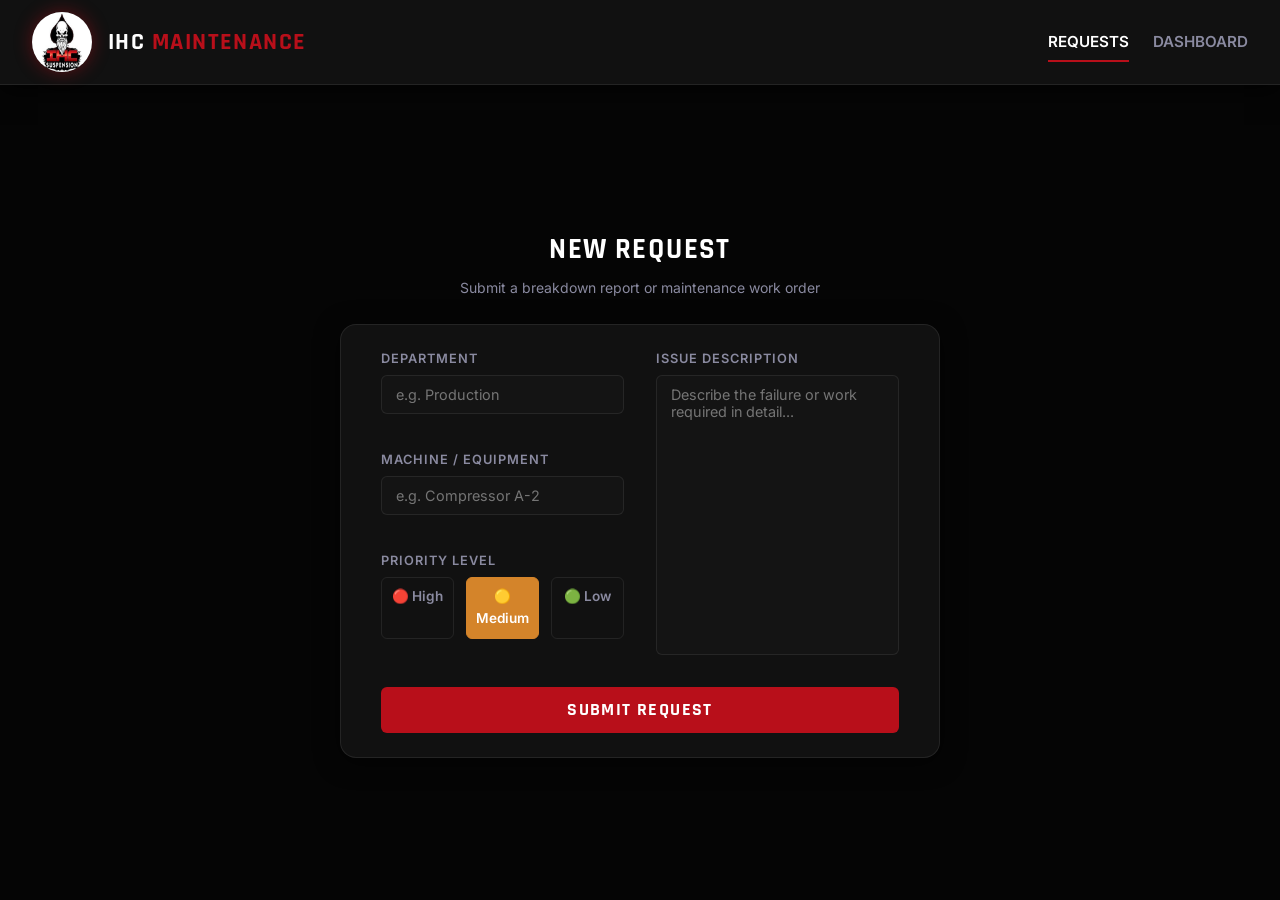
<file: index.html>
<!DOCTYPE html>
<html lang="en">
<head>
  <meta charset="UTF-8">
  <meta name="viewport" content="width=device-width, initial-scale=1.0">
  <title>IHC – Maintenance Request</title>
  <meta name="description" content="IHC Maintenance Request System">
  <link rel="icon" href="icons/icon-192.png">
  <link rel="apple-touch-icon" href="icons/icon-192.png">
  <link rel="manifest" href="manifest.json?v=2">
  <meta name="theme-color" content="#0d0d14">
  <link rel="stylesheet" href="css/styles.css?v=17">
</head>
<body class="screen-fit">

  <header class="app-header">
    <a href="index.html" class="header-brand">
      <div class="header-logo"></div>
      <span class="header-name">IHC <span>MAINTENANCE</span></span>
    </a>
    <nav class="header-nav">
      <a href="index.html" class="nav-link active">REQUESTS</a>
      <a href="maintenance.html" class="nav-link">DASHBOARD</a>
    </nav>
  </header>

  <main class="page-container compact-container">
    <div class="page-header">
      <h1 class="page-title">New Request</h1>
      <p class="page-subtitle">Submit a breakdown report or maintenance work order</p>
    </div>

    <div class="form-card compact-card">
      <form id="requestForm" autocomplete="off">

        <div class="form-grid-compact">
          
          <div class="col-left">
            <div class="form-group">
              <label class="form-label" for="department">Department</label>
              <input class="form-input" id="department" name="department" placeholder="e.g. Production" required type="text">
            </div>

            <div class="form-group">
              <label class="form-label" for="machine">Machine / Equipment</label>
              <input class="form-input" id="machine" name="machine" placeholder="e.g. Compressor A-2" required type="text">
            </div>

            <div class="form-group">
              <label class="form-label">Priority Level</label>
              <div class="urgency-group">
                <input class="urgency-opt" type="radio" id="pri-high" name="priority" value="High">
                <label class="urgency-label" for="pri-high">🔴 High</label>

                <input class="urgency-opt" type="radio" id="pri-medium" name="priority" value="Medium" checked>
                <label class="urgency-label" for="pri-medium">🟡 Medium</label>

                <input class="urgency-opt" type="radio" id="pri-low" name="priority" value="Low">
                <label class="urgency-label" for="pri-low">🟢 Low</label>
              </div>
            </div>
          </div>

          <div class="col-right">
            <div class="form-group issue-group">
              <label class="form-label" for="issue">Issue Description</label>
              <textarea class="form-textarea issue-textarea" id="issue" name="issue" placeholder="Describe the failure or work required in detail..." required></textarea>
            </div>
          </div>

        </div><button class="btn-primary btn-compact" type="submit">Submit Request</button>

        <div id="statusArea" class="status-area"></div>

      </form>
    </div>
  </main>

  <script src="js/config.js?v=3"></script>
  <script src="js/app.js?v=3"></script>
  <script>
    if ("serviceWorker" in navigator) {
      window.addEventListener("load", () => {
        navigator.serviceWorker.register("./sw.js").catch(err => console.log("SW Error: ", err));
      });
    }
  </script>
</body>
  
</html>
</file>
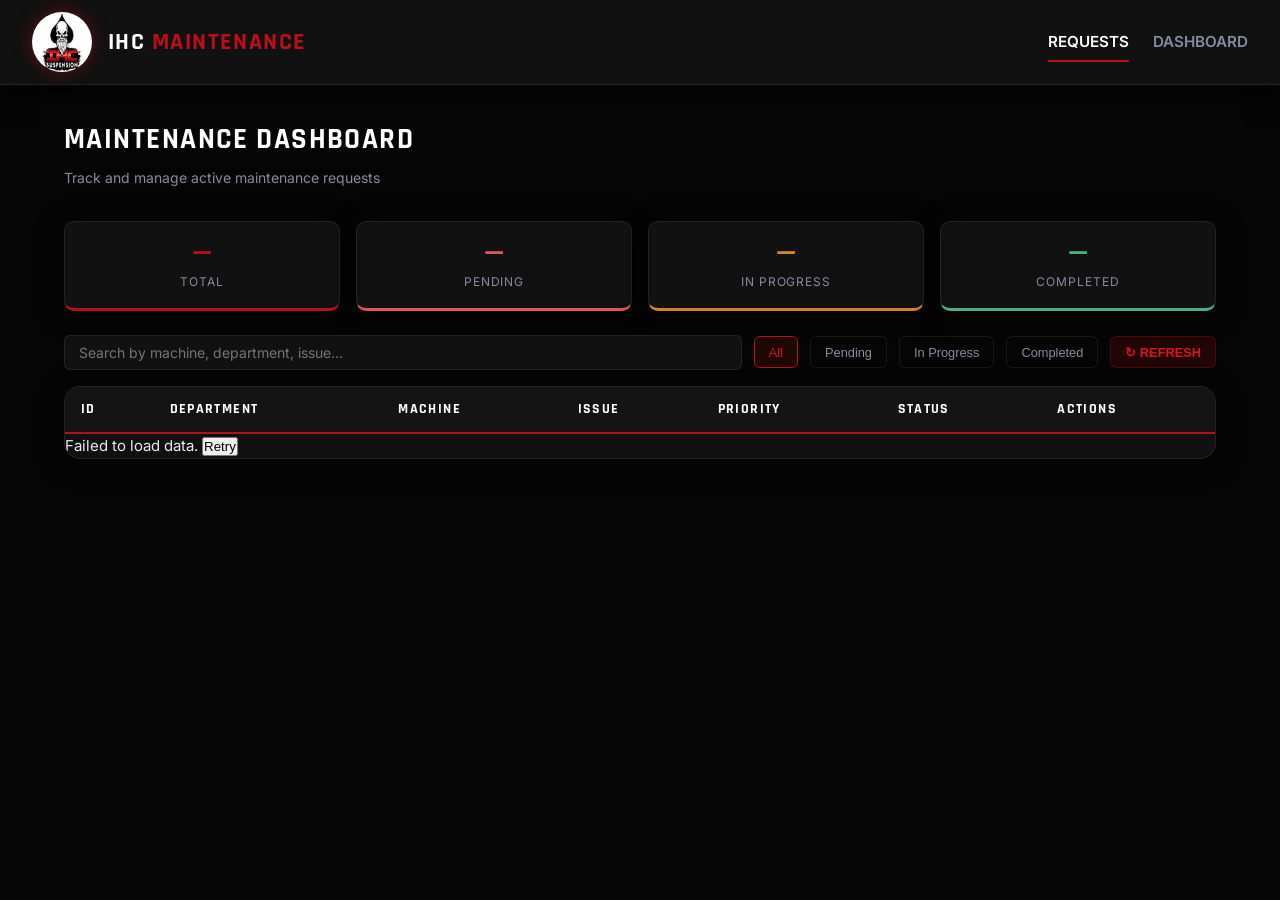
<file: maintenance.html>
<!DOCTYPE html>
<html lang="en">
<head>
  <meta charset="UTF-8">
  <meta name="viewport" content="width=device-width, initial-scale=1.0">
  <title>IHC – Maintenance Dashboard</title>
  <meta name="description" content="IHC Maintenance Department Control Panel">
  <link rel="icon" href="icons/icon-192.png">
  <link rel="apple-touch-icon" href="icons/icon-192.png">
  <link rel="manifest" href="manifest.json">
  <meta name="mobile-web-app-capable" content="yes">
  <meta name="apple-mobile-web-app-capable" content="yes">
  <meta name="apple-mobile-web-app-status-bar-style" content="black-translucent">
  <meta name="apple-mobile-web-app-title" content="IHC MTTO">
  <meta name="theme-color" content="#0d0d14">
  <link rel="stylesheet" href="css/styles.css">
</head>
<body>

  <!-- ===== HEADER ===== -->
  <header class="app-header">
    <a href="index.html" class="header-brand">
      <div class="header-logo"></div>
      <span class="header-name">IHC <span>MAINTENANCE</span></span>
    </a>
    <nav class="header-nav">
      <a href="index.html" class="nav-link active">REQUESTS</a>
      <a href="maintenance.html" class="nav-link">DASHBOARD</a>
    </nav>
  </header>

  <!-- ===== CONTENT ===== -->
  <main class="page-container">
    <h1 class="page-title">Maintenance Dashboard</h1>
    <p class="page-subtitle">Track and manage active maintenance requests</p>

    <!-- Counters -->
    <div class="counters">
      <div class="counter-card c-total">
        <div class="counter-value" id="cnt-total">—</div>
        <div class="counter-label">Total</div>
      </div>
      <div class="counter-card c-pending">
        <div class="counter-value" id="cnt-pending">—</div>
        <div class="counter-label">Pending</div>
      </div>
      <div class="counter-card c-progress">
        <div class="counter-value" id="cnt-progress">—</div>
        <div class="counter-label">In Progress</div>
      </div>
      <div class="counter-card c-done">
        <div class="counter-value" id="cnt-done">—</div>
        <div class="counter-label">Completed</div>
      </div>
    </div>

    <!-- Toolbar -->
    <div class="toolbar">
      <input
        class="search-input"
        id="searchInput"
        placeholder="Search by machine, department, issue…"
        type="search"
      >
      <button class="filter-btn active" data-filter="all">All</button>
      <button class="filter-btn" data-filter="Pending">Pending</button>
      <button class="filter-btn" data-filter="In Progress">In Progress</button>
      <button class="filter-btn" data-filter="Completed">Completed</button>
      <button class="btn-refresh" onclick="fetchRequests()">↻ Refresh</button>
    </div>

    <!-- Table -->
    <div class="table-wrapper">
      <div id="tableLoader">
        <div class="spinner"></div>
        Loading requests…
      </div>
      <table id="requestsTable">
        <thead>
          <tr>
            <th>ID</th>
            <th>Department</th>
            <th>Machine</th>
            <th>Issue</th>
            <th>Priority</th>
            <th>Status</th>
            <th>Actions</th>
          </tr>
        </thead>
        <tbody></tbody>
      </table>
    </div>

  </main>

  <!-- ===== UPDATE STATUS MODAL ===== -->
  <div class="modal-overlay" id="updateModal" onclick="if(event.target===this)closeModal()">
    <div class="modal-box">
      <h2 class="modal-title">Update <span>request</span></h2>
      <form id="updateForm" autocomplete="off">
        <input type="hidden" id="modalId">
        <div class="modal-grid">

          <div class="form-group">
            <label class="form-label">New status</label>
            <select class="form-select" id="modalStatus" name="status">
              <option value="In Progress">In Progress</option>
              <option value="Completed">Completed</option>
            </select>
          </div>

          <div class="form-group">
            <label class="form-label" for="modalTechnician">Assigned technician</label>
            <input
              class="form-input"
              id="modalTechnician"
              name="technician"
              placeholder="Technician name"
              type="text"
            >
          </div>

          <div class="form-group">
            <label class="form-label" for="modalComment">Comment (optional)</label>
            <textarea
              class="form-textarea"
              id="modalComment"
              name="comment"
              placeholder="Observations, actions taken…"
              style="min-height:70px"
            ></textarea>
          </div>

        </div>
        <div class="modal-actions">
          <button class="btn-secondary" onclick="closeModal()" type="button">Cancel</button>
          <button class="btn-primary-sm" type="submit">Save changes</button>
        </div>
      </form>
    </div>
  </div>

  <script src="js/config.js"></script>
  <script src="js/app.js"></script>
  <script>
    if ("serviceWorker" in navigator) {
      window.addEventListener("load", () => {
        navigator.serviceWorker.register("./sw.js").catch(err => console.log("SW Error: ", err));
      });
    }
  </script>
</body>
</html>
</file>
<file: css/styles.css>
/* ============================================================
   IHC MAINTENANCE APP – Estilos corporativos IHC Suspension
   Paleta: Negro profundo / Rojo IHC / Blanco
   ============================================================ */

@import url('https://fonts.googleapis.com/css2?family=Rajdhani:wght@400;500;600;700&family=Inter:wght@300;400;500;600&display=swap');

/* ---- Variables de marca IHC Suspension ---- */
:root {
  --red:         #b80f1a; 
  --red-light:   #d81220;
  --red-dim:     rgba(184, 15, 26, 0.15);
  
  --black:       #050505;
  --black-soft:  #0d0d0d;
  --black-mid:   #141414;
  --black-card:  #111111;
  
  --border:      rgba(184, 15, 26, 0.3);
  --border-soft: rgba(255, 255, 255, 0.08);
  --text-main:   #eaeaf0;
  --text-sub:    #8a8aa0;
  --text-dim:    #5a5a72;
  --white:       #ffffff;
  
  --danger:      #e05555;
  --warning:     #d4842a;
  --success:     #4caf82;

  --radius-sm:   6px;
  --radius-md:   10px;
  --radius-lg:   16px;

  --font-display: 'Rajdhani', sans-serif;
  --font-body:    'Inter', sans-serif;

  --shadow-card: 0 4px 24px rgba(0,0,0,0.6);
}

/* ---- Reset ---- */
*, *::before, *::after { box-sizing: border-box; margin: 0; padding: 0; }
html { font-size: 16px; scroll-behavior: smooth; }

body {
  background:  var(--black);
  color:       var(--text-main);
  font-family: var(--font-body);
  font-size:   0.9375rem;
  line-height: 1.6;
  min-height:  100vh;
}

::-webkit-scrollbar { width: 6px; }
::-webkit-scrollbar-track { background: var(--black-soft); }
::-webkit-scrollbar-thumb { background: var(--border); border-radius: 3px; }

/* ============================================================
   HEADER Y LOGO (Estilo E-Commerce Automotriz)
   ============================================================ */
.app-header {
  background:    var(--black-card); 
  border-bottom: 1px solid var(--border-soft); 
  padding:       0 2rem;
  height:        85px; 
  display:       flex;
  align-items:   center;
  justify-content: space-between;
  position:      sticky;
  top:           0;
  z-index:       100;
  box-shadow:    0 4px 24px rgba(0,0,0,0.8);
}

.header-brand { display: flex; align-items: center; gap: 1rem; text-decoration: none; }

.header-logo {
  width:        60px; 
  height:       60px;
  background-image: url('../icons/icon-192.png'); 
  background-size: contain;
  background-position: center;
  background-repeat: no-repeat;
  background-color: transparent; 
  border-radius:  50%; 
  box-shadow:     0 0 18px rgba(184, 15, 26, 0.45); 
  transition:     transform 0.3s ease, box-shadow 0.3s ease;
}
.header-brand:hover .header-logo {
  transform: scale(1.05); 
  box-shadow: 0 0 25px rgba(184, 15, 26, 0.7); 
}

.header-name {
  font-family: var(--font-display);
  font-size:   1.5rem;
  font-weight: 700;
  color:       var(--white);
  letter-spacing: 0.06em;
  text-transform: uppercase;
}
.header-name span { color: var(--red); }

.header-nav { display: flex; gap: 1.5rem; align-items: center; }

.nav-link {
  padding:         0.5rem 0;
  color:           var(--text-sub);
  text-decoration: none;
  font-size:       0.95rem;
  font-weight:     600;
  text-transform:  uppercase;
  position:        relative;
  transition:      color 0.2s;
}

.nav-link::after {
  content: ''; position: absolute; width: 0; height: 2px;
  bottom: 0; left: 0; background-color: var(--red); transition: width 0.3s ease; 
}

.nav-link:hover { color: var(--white); }
.nav-link:hover::after { width: 100%; }
.nav-link.active { color: var(--white); }
.nav-link.active::after { width: 100%; }

/* ============================================================
   LAYOUT PRINCIPAL
   ============================================================ */
.page-container { max-width: 1200px; margin: 0 auto; padding: 2rem 1.5rem 4rem; }
.page-title { font-family: var(--font-display); font-size: 1.8rem; font-weight: 700; color: var(--white); letter-spacing: 0.05em; margin-bottom: 0.25rem; text-transform: uppercase; }
.page-subtitle { color: var(--text-sub); font-size: 0.875rem; margin-bottom: 2rem; }

/* ============================================================
   FORMULARIO DE SOLICITUD
   ============================================================ */
.form-card { background: var(--black-card); border: 1px solid var(--border-soft); border-radius: var(--radius-lg); padding: 2rem 2.5rem; max-width: 600px; box-shadow: var(--shadow-card); }
.form-group { display: flex; flex-direction: column; gap: 0.4rem; margin-bottom: 1rem; }
.form-label { font-size: 0.8rem; font-weight: 600; color: var(--text-sub); text-transform: uppercase; letter-spacing: 0.08em; }

.form-input, .form-textarea, .form-select {
  background: var(--black-mid); border: 1px solid var(--border-soft); border-radius: var(--radius-sm); color: var(--text-main); font-family: var(--font-body); font-size: 0.9rem; padding: 0.6rem 0.875rem; transition: border-color 0.2s, box-shadow 0.2s; outline: none; width: 100%;
}
.form-input:focus, .form-textarea:focus, .form-select:focus { border-color: var(--red); box-shadow: 0 0 0 3px rgba(184, 15, 26, 0.15); }
.form-textarea { resize: vertical; min-height: 90px; }
.form-select option { background: var(--black-mid); }

.urgency-group { display: flex; gap: 0.75rem; }
.urgency-opt   { display: none; }
.urgency-label { flex: 1; text-align: center; padding: 0.5rem; border: 1px solid var(--border-soft); border-radius: var(--radius-sm); cursor: pointer; font-size: 0.85rem; font-weight: 600; transition: all 0.2s; color: var(--text-sub); }
.urgency-opt:checked + .urgency-label { color: var(--white); }
.urgency-opt[value="High"]:checked   + .urgency-label { background: #e05555; border-color: #e05555; }
.urgency-opt[value="Medium"]:checked + .urgency-label { background: #d4842a; border-color: #d4842a; }
.urgency-opt[value="Low"]:checked    + .urgency-label { background: #4caf82; border-color: #4caf82; }
.urgency-label:hover { border-color: var(--red); color: var(--red); }

.btn-primary { background: var(--red); color: var(--white); border: none; border-radius: var(--radius-sm); cursor: pointer; font-family: var(--font-display); font-size: 1.1rem; font-weight: 700; letter-spacing: 0.08em; padding: 0.75rem 2rem; transition: all 0.2s; width: 100%; margin-top: 0.5rem; text-transform: uppercase; }
.btn-primary:hover { background: var(--red-light); transform: translateY(-1px); }
.btn-primary:disabled { opacity: 0.55; cursor: not-allowed; }

.status-area { margin-top: 1rem; padding: 0.75rem 1rem; border-radius: var(--radius-sm); font-size: 0.9rem; display: none; }
.status-loading  { background: var(--red-dim); border: 1px solid var(--border); color: var(--red-light); }
.status-success  { background: rgba(76,175,130,0.1); border: 1px solid rgba(76,175,130,0.3); color: #4caf82; }
.status-error    { background: rgba(224,85,85,0.1); border: 1px solid rgba(224,85,85,0.3); color: #e05555; }

/* ============================================================
   DASHBOARD DE MANTENIMIENTO
   ============================================================ */
.counters { display: grid; grid-template-columns: repeat(4, 1fr); gap: 1rem; margin-bottom: 1.5rem; }
.counter-card { background: var(--black-card); border: 1px solid var(--border-soft); border-radius: var(--radius-md); padding: 1rem 1.25rem; text-align: center; box-shadow: var(--shadow-card); }
.counter-card.c-total    { border-bottom: 3px solid var(--red); }
.counter-card.c-pending  { border-bottom: 3px solid var(--danger); }
.counter-card.c-progress { border-bottom: 3px solid var(--warning); }
.counter-card.c-done     { border-bottom: 3px solid var(--success); }

.counter-value { font-family: var(--font-display); font-size: 2rem; font-weight: 700; line-height: 1; }
.c-total .counter-value    { color: var(--red); }
.c-pending .counter-value  { color: var(--danger); }
.c-progress .counter-value { color: var(--warning); }
.c-done .counter-value     { color: var(--success); }
.counter-label { font-size: 0.75rem; color: var(--text-sub); text-transform: uppercase; letter-spacing: 0.08em; margin-top: 2px; }

.toolbar { display: flex; align-items: center; gap: 0.75rem; margin-bottom: 1rem; flex-wrap: wrap; }
.search-input { flex: 1; min-width: 200px; background: var(--black-card); border: 1px solid var(--border-soft); border-radius: var(--radius-sm); color: var(--text-main); font-family: var(--font-body); font-size: 0.875rem; padding: 0.5rem 0.875rem; outline: none; transition: border-color 0.2s; }
.search-input:focus { border-color: var(--red); }
.filter-btn { background: transparent; border: 1px solid var(--border-soft); border-radius: var(--radius-sm); color: var(--text-sub); cursor: pointer; font-size: 0.8rem; font-weight: 500; padding: 0.45rem 0.875rem; transition: all 0.2s; white-space: nowrap; }
.filter-btn:hover { border-color: var(--red); color: var(--red-light); }
.filter-btn.active { background: var(--red-dim); border-color: var(--red); color: var(--red-light); }
.btn-refresh { background: var(--red-dim); border: 1px solid var(--border); border-radius: var(--radius-sm); color: var(--red-light); cursor: pointer; font-size: 0.8rem; font-weight: 600; padding: 0.45rem 0.875rem; transition: all 0.2s; text-transform: uppercase; }
.btn-refresh:hover { background: var(--red); color: var(--white); }

.table-wrapper { background: var(--black-card); border: 1px solid var(--border-soft); border-radius: var(--radius-lg); overflow-x: auto; box-shadow: var(--shadow-card); }
#requestsTable { width: 100%; border-collapse: collapse; }
#requestsTable thead th { background: var(--black-mid); border-bottom: 2px solid var(--red); color: var(--white); font-family: var(--font-display); font-size: 0.85rem; font-weight: 700; letter-spacing: 0.1em; padding: 0.75rem 1rem; text-align: left; text-transform: uppercase; white-space: nowrap; }
.table-row td { border-bottom: 1px solid var(--border-soft); color: var(--text-main); font-size: 0.875rem; padding: 0.75rem 1rem; vertical-align: middle; }
.table-row:last-child td  { border-bottom: none; }
.table-row:hover td       { background: rgba(184, 15, 26, 0.06); }
.table-row.row-done td    { opacity: 0.55; }
.td-id { color: var(--text-dim); font-size: 0.8rem; font-family: monospace; }
.td-problema{ max-width: 220px; }

.badge { border-radius: 20px; display: inline-block; font-size: 0.72rem; font-weight: 700; letter-spacing: 0.06em; padding: 2px 10px; text-transform: uppercase; }
.badge-high { background: rgba(224,85,85,0.15); color: #e05555; border: 1px solid rgba(224,85,85,0.3); }
.badge-mid  { background: rgba(212,132,42,0.15); color: #d4842a; border: 1px solid rgba(212,132,42,0.3); }
.badge-low  { background: rgba(76,175,130,0.15); color: #4caf82; border: 1px solid rgba(76,175,130,0.3); }

.status-chip { border-radius: 20px; display: inline-block; font-size: 0.72rem; font-weight: 600; padding: 2px 10px; white-space: nowrap; }
.status-pending  { background: rgba(224,85,85,0.1); color: #e07070; border: 1px solid rgba(224,85,85,0.2); }
.status-progress { background: rgba(212,132,42,0.1); color: #d4a060; border: 1px solid rgba(212,132,42,0.2); }
.status-done     { background: rgba(76,175,130,0.1); color: #4caf82; border: 1px solid rgba(76,175,130,0.2); }

.btn-action { border: none; border-radius: var(--radius-sm); cursor: pointer; font-size: 0.75rem; font-weight: 600; margin-right: 4px; padding: 4px 10px; transition: all 0.15s; }
.btn-progress { background: rgba(212,132,42,0.15); color: #d4842a; border: 1px solid rgba(212,132,42,0.3); }
.btn-progress:hover { background: #d4842a; color: var(--white); }
.btn-done { background: rgba(76,175,130,0.15); color: #4caf82; border: 1px solid rgba(76,175,130,0.3); }
.btn-done:hover { background: #4caf82; color: var(--white); }

/* Loader */
#tableLoader { align-items: center; justify-content: center; padding: 3rem; display: none; gap: 0.75rem; color: var(--text-sub); }
.spinner { width: 20px; height: 20px; border: 2px solid var(--border-soft); border-top: 2px solid var(--red); border-radius: 50%; animation: spin 0.8s linear infinite; }
@keyframes spin { to { transform: rotate(360deg); } }

/* ============================================================
   MODAL DE ACTUALIZACIÓN
   ============================================================ */
.modal-overlay { background: rgba(0,0,0,0.8); backdrop-filter: blur(4px); bottom: 0; display: flex; align-items: center; justify-content: center; left: 0; opacity: 0; pointer-events: none; position: fixed; right: 0; top: 0; transition: opacity 0.2s; z-index: 200; padding: 1rem; }
.modal-overlay.open { opacity: 1; pointer-events: all; }
.modal-box { background: var(--black-card); border: 1px solid var(--border); border-radius: var(--radius-lg); max-width: 460px; padding: 2rem; transform: translateY(8px); transition: transform 0.2s; width: 100%; box-shadow: 0 24px 64px rgba(0,0,0,0.8); }
.modal-overlay.open .modal-box { transform: translateY(0); }
.modal-title { font-family: var(--font-display); font-size: 1.4rem; font-weight: 700; color: var(--white); margin-bottom: 1.25rem; text-transform: uppercase; }
.modal-title span { color: var(--red); }
.modal-grid { display: flex; flex-direction: column; gap: 0.875rem; }
.modal-actions { display: flex; gap: 0.75rem; margin-top: 0.5rem; }
.btn-secondary { background: transparent; border: 1px solid var(--border-soft); border-radius: var(--radius-sm); color: var(--text-sub); cursor: pointer; flex: 1; font-size: 0.875rem; padding: 0.65rem; transition: all 0.2s; }
.btn-secondary:hover { border-color: var(--text-sub); color: var(--white); }
.btn-primary-sm { background: var(--red); border: none; border-radius: var(--radius-sm); color: var(--white); cursor: pointer; flex: 2; font-family: var(--font-display); font-size: 1rem; font-weight: 700; padding: 0.65rem; transition: all 0.2s; text-transform: uppercase; }
.btn-primary-sm:hover { background: var(--red-light); }

/* ============================================================
   AJUSTES PARA ENCAJAR EN PANTALLA (NO SCROLL) - SOLO INDEX
   ============================================================ */
body.screen-fit { height: 100vh; overflow: hidden; display: flex; flex-direction: column; }
.compact-container { flex: 1; display: flex; flex-direction: column; justify-content: center; padding: 1rem 1.5rem; max-width: 900px; }
.page-header { text-align: center; margin-bottom: 1.5rem; }
.page-header .page-subtitle { margin-bottom: 0; }
.compact-card { padding: 1.5rem 2.5rem; margin: 0 auto; width: 100%; }
.form-grid-compact { display: grid; grid-template-columns: 1fr 1fr; gap: 2rem; margin-bottom: 1.5rem; }
.col-left { display: flex; flex-direction: column; gap: 1.25rem; }
.col-right { display: flex; flex-direction: column; }
.issue-group { flex: 1; display: flex; flex-direction: column; margin-bottom: 0; }
.issue-textarea { flex: 1; resize: none; min-height: 150px; }

/* Responsive */
@media (max-width: 768px) {
  .app-header      { padding: 0 1rem; }
  .header-nav      { display: none; }
  body.screen-fit  { overflow: auto; height: auto; display: block; }
  .form-grid-compact { grid-template-columns: 1fr; gap: 1rem; }
  .compact-card    { padding: 1.25rem; }
  .issue-textarea  { min-height: 100px; }
  .counters        { grid-template-columns: 1fr 1fr; }
  #requestsTable thead th:nth-child(2), #requestsTable .table-row td:nth-child(2) { display: none; }
}
</file>
